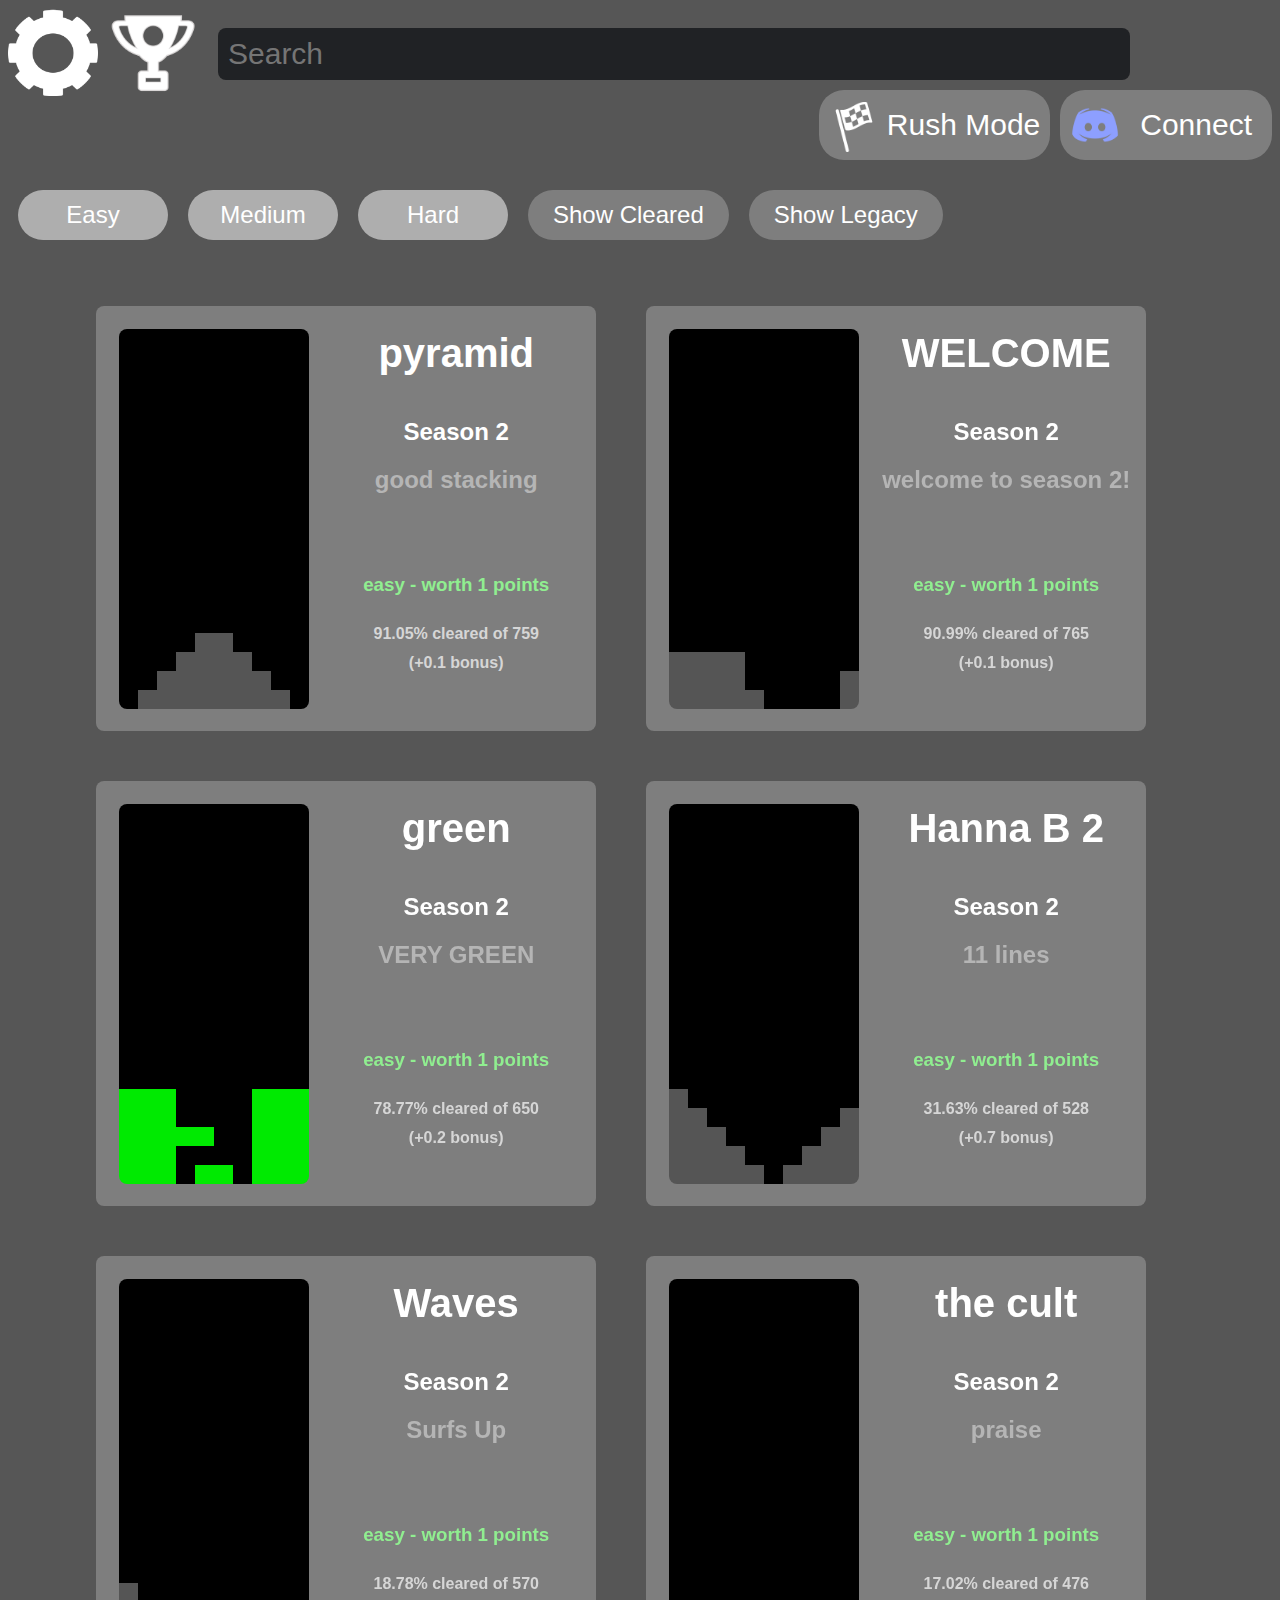
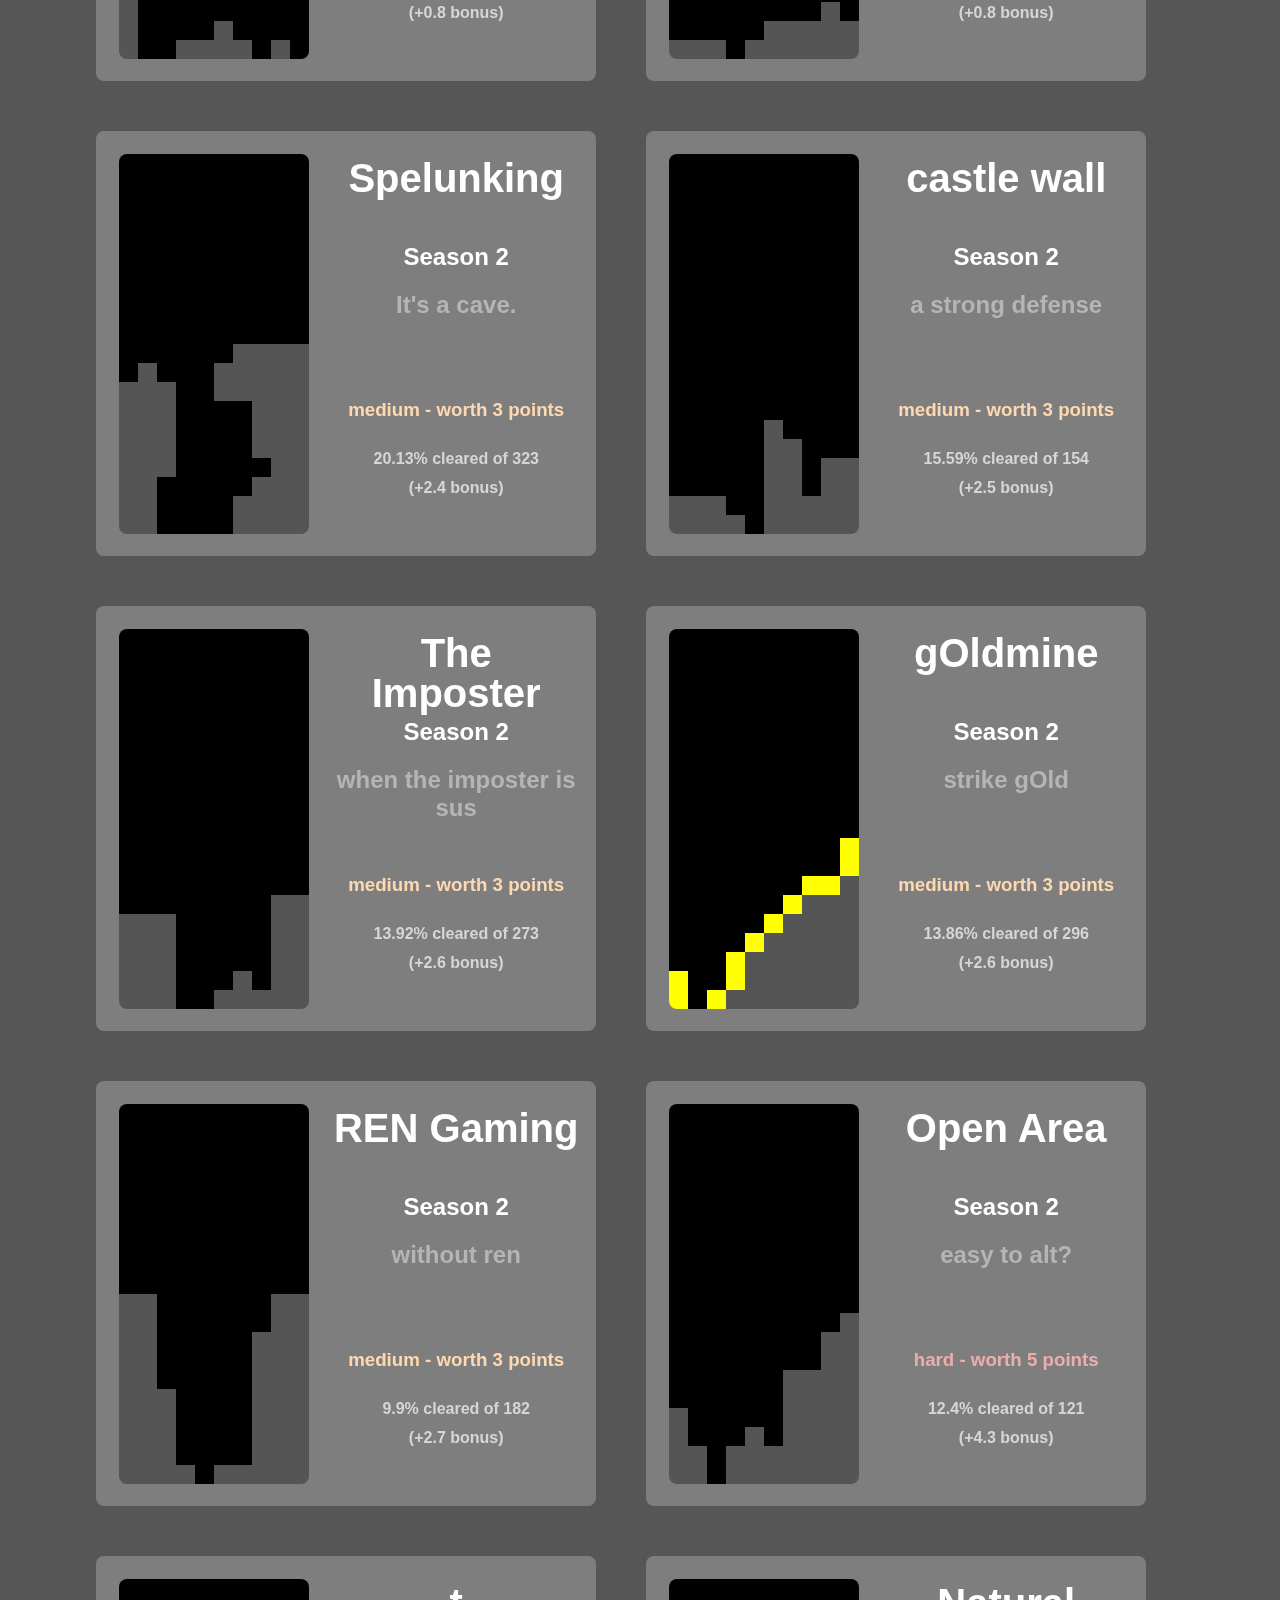
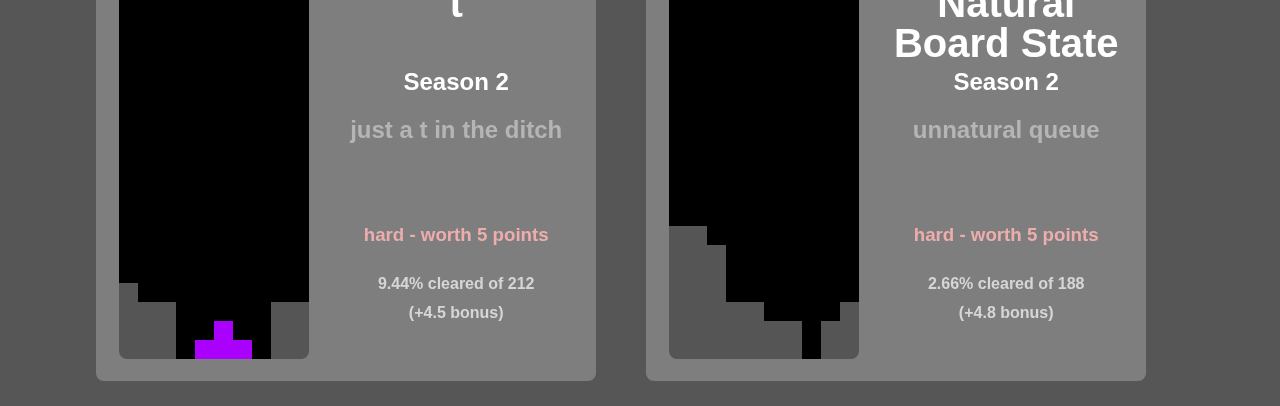
<file: index.html>
<!DOCTYPE html>
<html>
<head>
	<title>Tetris Puzzles</title>
  <link rel="stylesheet" href="styling.css">
  <link rel="icon" href="./2w.png">
</head>
<body>
  <script src="https://code.jquery.com/jquery-3.1.1.min.js"></script>
  <div id="header">
    <a href="settings" class="headers">
      <img src="settings.png" alt="Settings" height="90" width="90">
    </a>
    <a href="leaderboard" class="headers">
      <img src="leaderboard.png" alt="Leaderboard" height="90" width="90">
    </a>
		<a href="/create" class="headers create" id="create">
      <img src="create.png" alt="Create" height="90" width="90">
    </a>
    <div class="headers" id="search-div">
      <input type="text" id="search" placeholder="Search" autocomplete="off">
    </div>
		<div id="discord-div">
      <a id="login" href="https://discord.com/api/oauth2/authorize?client_id=1164419003297566791&amp;redirect_uri=https%3A%2F%2Ftwowi.de%2F&amp;response_type=token&amp;scope=identify">
        <div id="discord">
          <img src="discord.png" height="50" width="50" alt="Leaderboard" id="icon" class="headers">
          <div id="info" class="headers">
            Connect
        	</div>
        </div>
      </a>
    </div>
    
	<a href="./rush">
		<div class="rushHeader">
		 <img
		  src="rush.png"
		  alt="Rush"
		  height="50"
		  style="vertical-align: middle"
		  width="50"
		 />
		 Rush Mode
		</div>
	   </a>
		<div class="headersContainer">
			<div class="headers filter-div">
	      <button type="button" name="easy" class="filter">Easy</button>
	    </div>
	    <div class="headers filter-div">
	      <button type="button" name="medium" class="filter">Medium</button>
	    </div>
	    <div class="headers filter-div">
	      <button type="button" name="hard" class="filter">Hard</button>
	    </div>
	    <div class="headers filter-div">
	      <button type="button" name="show_cleared" class="filter" style="background: #7E7E7E;">Show Cleared</button>
	    </div>
      <div class="headers filter-div">
	      <button type="button" name="show_legacy" class="filter" style="background: #7E7E7E;">Show Legacy</button>
	    </div>
		</div>
  </div>
  <br><br>
  <div class="levels">

  </div>

  <script src="index.js"></script>
  <script src="./home.js"></script>
</body>
</html>
</file>
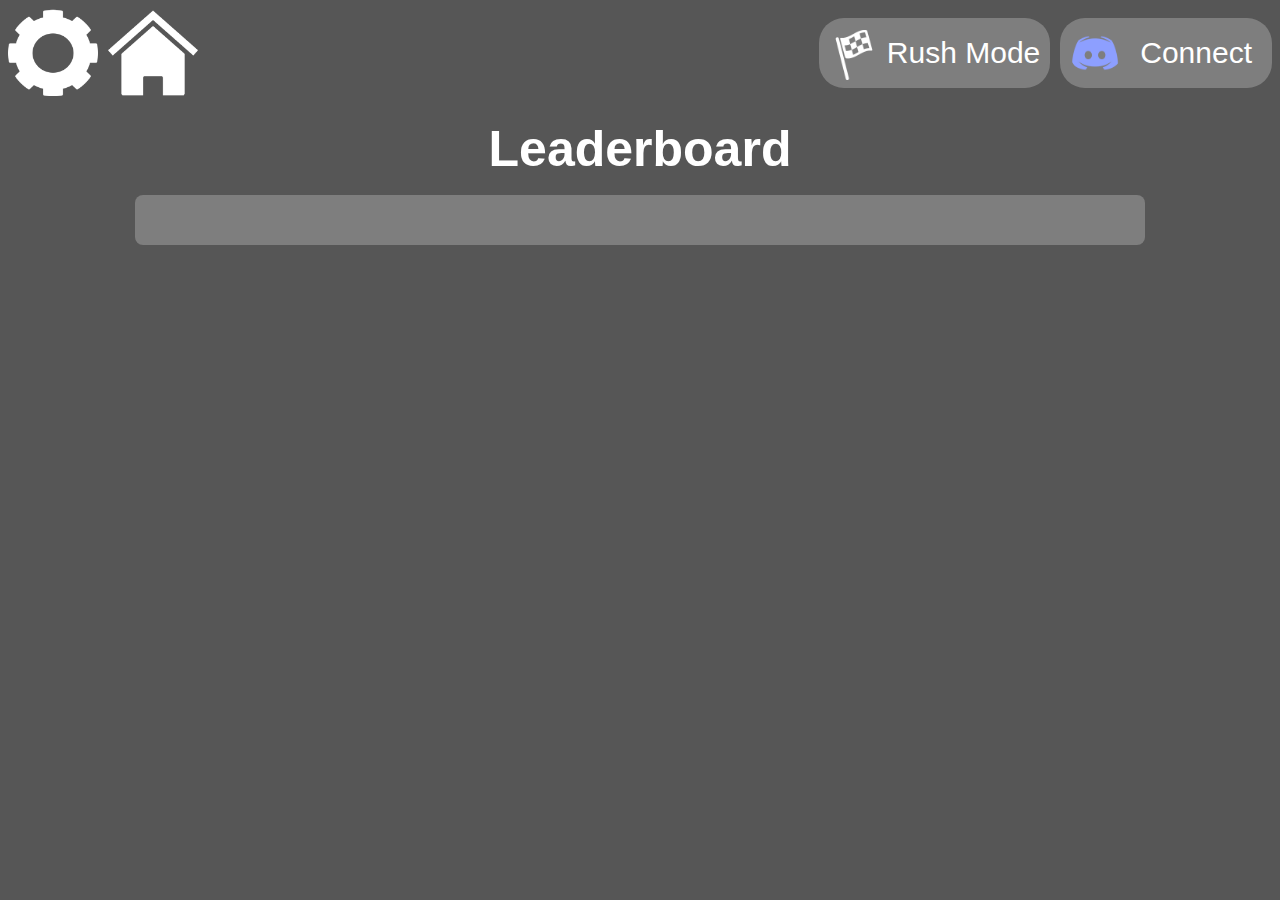
<file: leaderboard.html>
<!DOCTYPE html>
<html>
  <title>TwoWide Leaderboard</title>
  <link rel="stylesheet" href="./styling.css"/>
  <link rel="icon" href="./2w.png"/>
 </head>
 <body>
 
  <script src="https://code.jquery.com/jquery-3.1.1.min.js"></script>
  <div id="header">
   <a href="settings" class="headers">
    <img src="./settings.png" alt="Settings" height="90" width="90"/>
   </a>
   <a href="./" class="headers">
    <img src="./home.png" alt="Home" height="90" width="90"/>
   </a>
   <a href="./create" class="headers create" id="create">
    <img src="./create.png" alt="Create" height="90" width="90"/>
   </a>
   <div id="discord-div">
    <a id="login" href="https://discord.com/api/oauth2/authorize?client_id=1164419003297566791&amp;redirect_uri=https%3A%2F%2Ftwowi.de%2F&amp;response_type=token&amp;scope=identify">
     <div id="discord">
      <img src="./discord.png" height="50" width="50" alt="Leaderboard" id="icon" class="headers"/>
      <div id="info" class="headers">Connect</div>
     </div>
    </a>
   </div>
   <a href="./rush">
    <div class="rushHeader">
     <img src="./rush.png" alt="Rush" height="50" style="vertical-align: middle" width="50"/>
     Rush Mode
    </div>
   </a>
  </div>
  <br/><br/>
  <h1 class="leaderboard title">Leaderboard</h1>
  <br/><br/>
  <div class="leaderboard div">
   <ol class="leaderboard list" id="leaderboard"></ol>
  </div>
  <script src="./index.js"></script>
  <script src="./leaderboard.js"></script>
 </body>
</html>
</file>
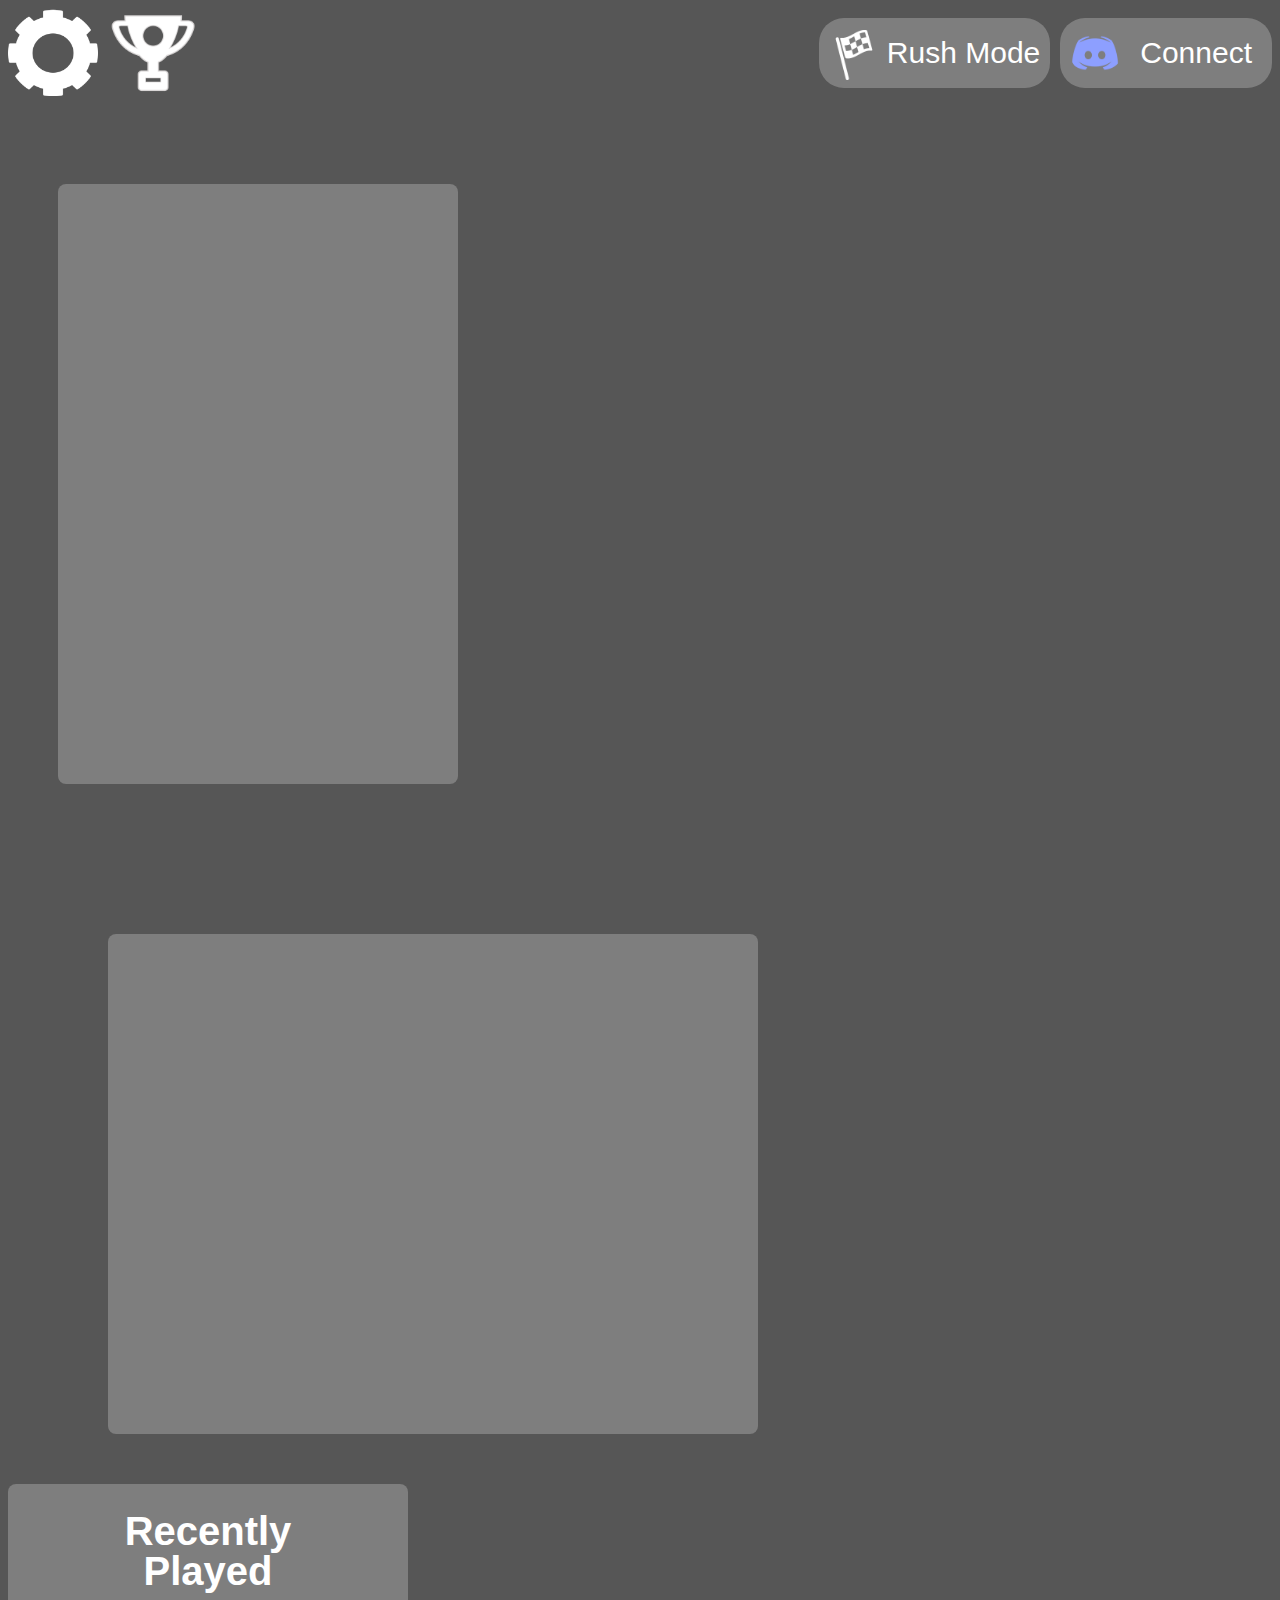
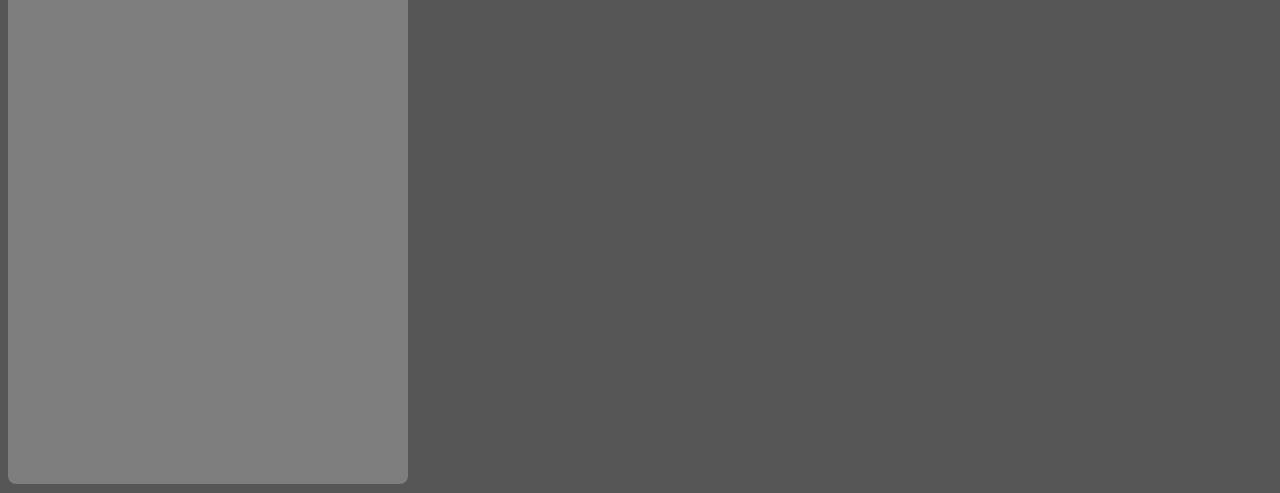
<file: profile.html>
<!DOCTYPE html>
<html>

<head>
    <title>T-Spin Puzzles</title>
    <link rel="stylesheet" href="styling.css">
    <link rel="icon" href="./2w.png">
</head>

<body>
    <script src="https://code.jquery.com/jquery-3.1.1.min.js"></script>
    <div id="header">
        <a href="settings" class="headers">
            <img src="settings.png" alt="Settings" height="90" width="90">
        </a>
        <a href="leaderboard" class="headers">
            <img src="leaderboard.png" alt="Leaderboard" height="90" width="90">
        </a>
        <a href="/create" class="headers create" id="create">
            <img src="create.png" alt="Create" height="90" width="90">
        </a>
        <div id="discord-div">
            <a id="login"
                href="https://discord.com/api/oauth2/authorize?client_id=1164419003297566791&amp;redirect_uri=https%3A%2F%2Ftwowi.de%2F&amp;response_type=token&amp;scope=identify">
                <div id="discord">
                    <img src="discord.png" height="50" width="50" alt="Leaderboard" id="icon" class="headers">
                    <div id="info" class="headers"> Connect </div>
                </div>
            </a>
        </div>

        <a href="./rush">
            <div class="rushHeader">
                <img src="rush.png" alt="Rush" height="50" style="vertical-align: middle" width="50" />
                Rush Mode
            </div>
        </a>

        <p></p>
        

        <div class="container" style="margin-top: 10%">
            
            <div class="profile card" id="profile card" style="display: flex; flex-direction: column; align-items: center;">
            </div>
            <div class="profile best" id="profile best" style="display: flex; flex-direction: column; align-items: center;">
<div id="bestotherstuff" style="display: flex; flex-direction: row; align-items: center;">
    <a id="linktobest">
                <canvas id="bestboard" width="190" height="380" class="preview board"></canvas></a>
                <div id="bestcontent"></div>
                </div>
            </div>
            <div class="profile history" id="profile history" style="display: flex; flex-direction: column; align-items: center;">
                <h1 class="preview title">Recently Played</h1>
                <a id="linktorecent">
                <canvas id="recentboard" width="190" height="380" class="preview board"></canvas></a>
            </div>
        </div>

        <script src="index.js"></script>
        <script src="profile.js"></script>
</body>

</html>
</file>
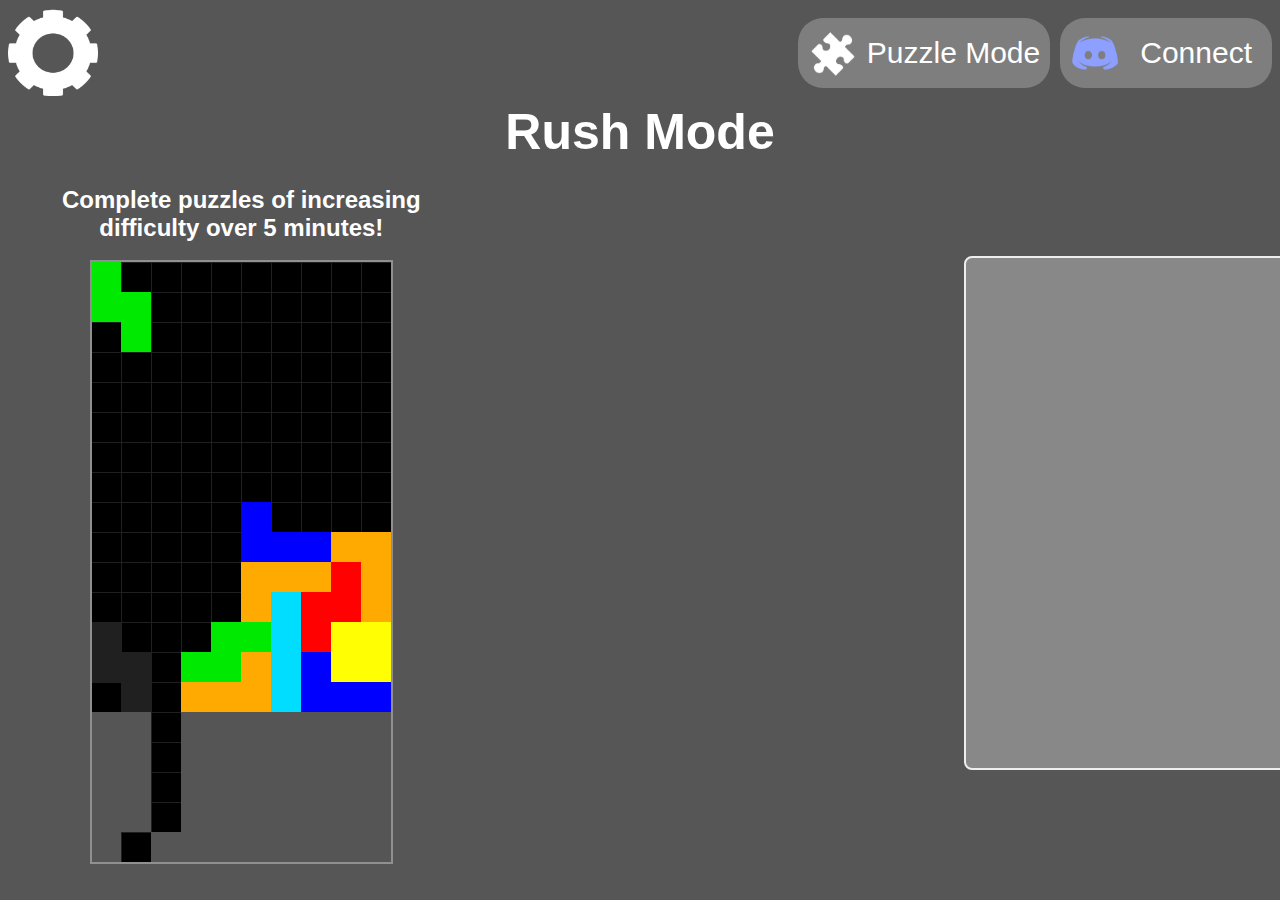
<file: rush.html>
<!DOCTYPE html>
<html>
	<head>
		<title>Rush Mode</title>
		<link rel="stylesheet" href="styling.css" />
		<link rel="icon" href="2w.png" />
	</head>

	<body>
		<script src="https://code.jquery.com/jquery-3.1.1.min.js"></script>
		<div id="header" style="text-align: center">
			<a href="settings" class="headers">
				<img src="settings.png" alt="Settings" height="90" width="90" />
			</a>
			<a href="/create" class="headers create" id="create">
				<img src="create.png" alt="Create" height="90" width="90" />
			</a>
			<div id="discord-div">
				<a
					id="login"
					href="https://discord.com/api/oauth2/authorize?client_id=1164419003297566791&amp;redirect_uri=https%3A%2F%2Ftwowi.de%2F&amp;response_type=token&amp;scope=identify"
				>
					<div id="discord">
						<img src="discord.png" height="50" width="50" alt="Leaderboard" id="icon" class="headers" />
						<div id="info" class="headers">Connect</div>
					</div>
				</a>
			</div>
			<a href="./">
				<div class="rushHeader">
					<img src="puzzle.png" alt="Puzzle" height="50" style="vertical-align: middle" width="50" />
					Puzzle Mode
				</div>
			</a>
		</div>
		<h1 class="rushTitle">Rush Mode</h1>
		<div class="rushContainer">
			<div class="flex-grid">
				<div class="col">
					<div class="beforeStart" style="text-align: center">
						<h2 style="width: 400px; margin: auto">
							Complete puzzles of increasing difficulty over 5 minutes!
						</h2>
						<br />
						<img src="  rush_example.png" alt="Example" />
					</div>
					<div class="afterStart">
						<div class="completeContainer">
							<h2 id="timer">5:00</h2>
							<div class="completedTracker"></div>
							<h2><span id="completedCounter">0</span> <span id="grammar">puzzles</span> completed.</h2>
						</div>
					</div>
				</div>
				<div class="col">
					<div class="beforeStart">
						<button type="button" name="button" class="rushStart" id="startBtn">Start</button>
					</div>
					<div class="afterStart">
						<canvas id="tetris" class="rushBoard" width="504" height="604"></canvas>
						<h2>Press <span id="restart"></span> to restart, <span id="skip"></span> to skip,</h2>
						<h2>and <span id="reset"></span> to reset board.</h2>
					</div>
					<br /><br /><br /><br />
					<h3 id="error_login" class="error">Please login to discord to access Puzzle Rush</h3>
					<h3 id="error_perm" class="error">
						To play rush, become a supporter to play @
						<a class="error_link" href="https://www.patreon.com/garbocan_"
							>https://www.patreon.com/garbocan_</a
						>
						and join our discord at <a class="error_link" href="http://fourwi.de">http://fourwi.de</a>.
					</h3>
				</div>
				<div class="col">
					<div class="beforeStart">
						<div id="miniLeaderboardDiv">
							<ol id="miniLeaderboard"></ol>
						</div>
						<h3 id="error_sup" class="error">
							Become a patreon supporter to show on the leaderboard @
							<a class="error_link" href="https://www.patreon.com/garbocan_"
								>https://www.patreon.com/garbocan_</a
							>.
						</h3>
					</div>
					<div class="afterStart">
						<div class="goalsContainer">
							<h1>Goals</h1>
							<div class="rush goals" id="checklist"></div>
						</div>
					</div>
				</div>
			</div>
		</div>
		<div id="gameOverDiv">
			<div id="gameOverContent">
				<h2 class="gameOverText">Game Over</h2>
				<img id="endingBoard" alt="Ending Board" width="252" height="302" />
				<button type="button" name="button" class="endOptions" id="playAgain">Play Again</button>
				<!-- <button type="button" name="button" class="endOptions">Leaderboard</button> -->
				<!-- AddToAny BEGIN -->
				<div
					class="a2a_kit a2a_kit_size_32 a2a_default_style"
					data-a2a-title="I was able to complete x puzzles in twowi.de's new Rush mode!"
					id="shareButtons"
				>
					<a class="a2a_button_facebook"></a>
					<a class="a2a_button_twitter"></a>
					<a class="a2a_button_email"></a>
					<a class="a2a_button_reddit"></a>
					<a class="a2a_dd" href="https://www.addtoany.com/share"></a>
				</div>
				<script async src="https://static.addtoany.com/menu/page.js"></script>
				<!-- AddToAny END -->
			</div>
		</div>
		<script src="index.js"></script>
		<script src="rushTetris.js"></script>
	</body>
</html>
</file>
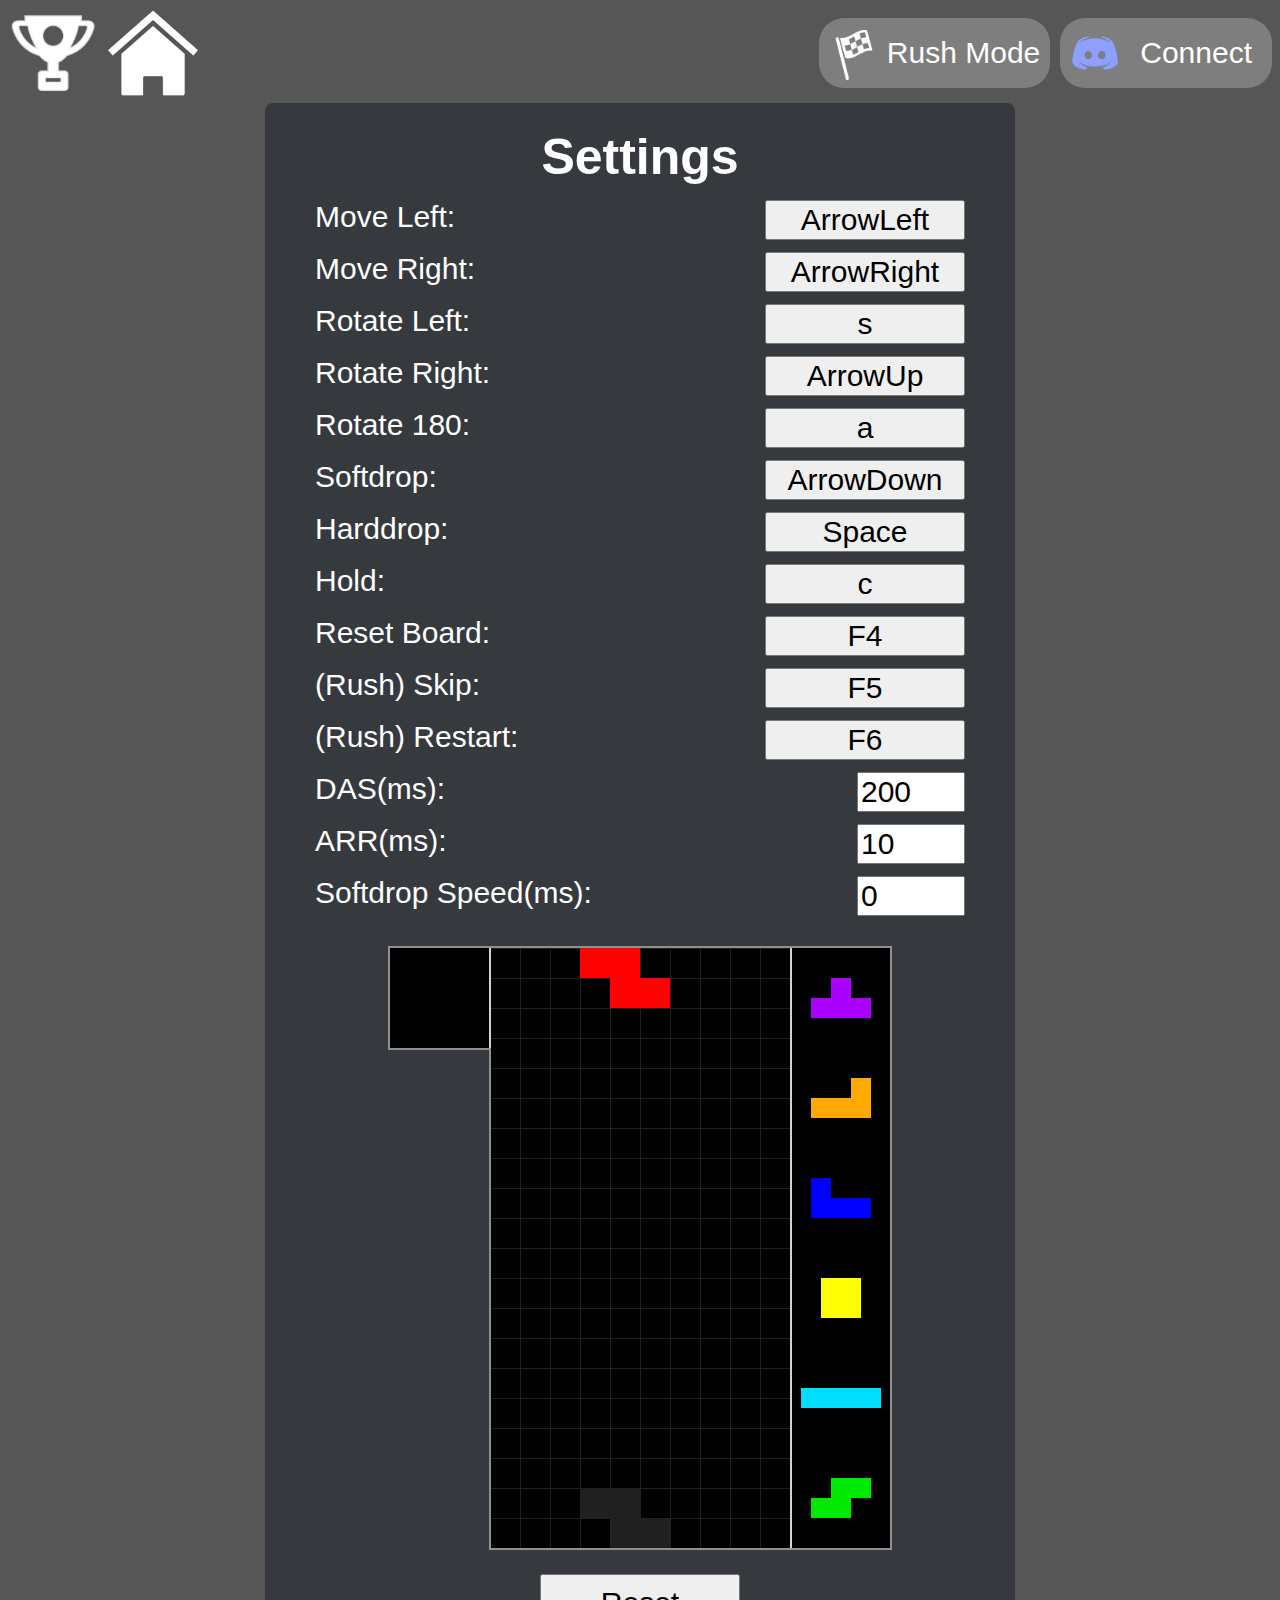
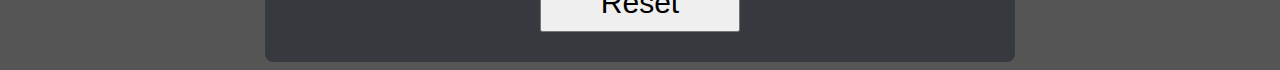
<file: settings.html>
<!DOCTYPE html>
<html>

<title>Settings</title>
<link rel="stylesheet" href="./styling.css">
<link rel="icon" href="./2w.png">
</head>



<script src="https://code.jquery.com/jquery-3.1.1.min.js"></script>
<div id="header">
    <a href="leaderboard" class="headers">
        <img src="./leaderboard.png" alt="Leaderboard" height="90" width="90">
    </a>
    <a href="./" class="headers">
        <img src="./home.png" alt="Home" height="90" width="90">
    </a>
    <a href="./create" class="headers create" id="create">
        <img src="./create.png" alt="Create" height="90" width="90">
    </a>
    <div id="discord-div">
        <a id="login"
            href="https://discord.com/api/oauth2/authorize?client_id=1164419003297566791&amp;redirect_uri=https%3A%2F%2Ftwowi.de%2F&amp;response_type=token&amp;scope=identify">
            <div id="discord">
                <img src="./discord.png" height="50" width="50" alt="Leaderboard" id="icon" class="headers">
                <div id="info" class="headers">
                    Connect
                </div>
            </div>
        </a>
    </div>

    <a href="./rush">
        <div class="rushHeader">
            <img src="./rush.png" alt="Rush" height="50" style="vertical-align: middle" width="50" />
            Rush Mode
        </div>
    </a>
</div>
<div class="settings">
    <h1 class="title">
        Settings
    </h1>
    <label for="move_left">Move Left:</label>
    <button type="button" name="move_left" class="controls"></button>
    <br><br>
    <label for="move_right">Move Right:</label>
    <button type="button" name="move_right" class="controls"></button>
    <br><br>
    <label for="rotate_left">Rotate Left:</label>
    <button type="button" name="rotate_left" class="controls"></button>
    <br><br>
    <label for="rotate_right">Rotate Right:</label>
    <button type="button" name="rotate_right" class="controls"></button>
    <br><br>
    <label for="rotate_180">Rotate 180:</label>
    <button type="button" name="rotate_180" class="controls"></button>
    <br><br>
    <label for="softdrop">Softdrop:</label>
    <button type="button" name="softdrop" class="controls"></button>
    <br><br>
    <label for="harddrop">Harddrop:</label>
    <button type="button" name="harddrop" class="controls"></button>
    <br><br>
    <label for="hold">Hold:</label>
    <button type="button" name="hold" class="controls"></button>
    <br><br>
    <label for="restart">Reset Board:</label>
    <button type="button" name="restart" class="controls"></button>
    <br><br>
    <label for="skip">(Rush) Skip:</label>
    <button type="button" name="skip" class="controls">F5</button>
    <br><br>
    <label for="reset">(Rush) Restart:</label>
    <button type="button" name="reset" class="controls">F6</button>
    <br><br>
    <label for="DAS">DAS(ms):</label>
    <input id="DAS" name="DAS" type="number" value="10" style="width: 100px;font-size: 30px;float:right;">
    <br><br>
    <label for="ARR">ARR(ms):</label>
    <input id="ARR" name="ARR" type="number" value="10" style="width: 100px;font-size: 30px;float:right;">
    <br><br>
    <label for="grav_ARR">Softdrop Speed(ms):</label>
    <input id="grav_ARR" name="grav_ARR" type="number" value="10" style="width: 100px;font-size: 30px;float:right;">
    <br><br><br>
    <div class="test-board">
        <canvas id="tetris" class="contrls" width="504" height="604"></canvas>
    </div>
    <button type="button" name="resetControls" class="options"
        style="padding:10px;margin:20px;float:left; margin-left: 225px;">Reset</button>
</div>
<script src="./index.js"></script>
<script src="./controls.js"></script>
<script src="./tetris.js" difficulty="test" setup="controls" id="gameCode"></script>
</body>

</html>
</file>
<file: styling.css>
body {
	background-color: #565656;
	/* font-family: "Bahnschrift", Times, serif; */
	font-family: Futura, Trebuchet MS, Arial, sans-serif;
	color: white;
}
.headers {
	float: left;
	margin-right: 10px;
}
.headers.create {
	display: none;
}
.headersContainer {
	display: inline-block;
}
#discord {
	border-radius: 25px;
	background: #7e7e7e;
	font-size: 30px;
	color: white;
	padding: 10px;
	height: 50px;
	float: right;
	line-height: 50px;
}
#discord-div {
	padding-top: 10px;
	float: right;
}

.rushHeader {
	margin: 10px;
	float: right;

	border-radius: 25px;
	background: #7e7e7e;
	font-size: 30px;
	color: white;
	padding: 10px;
	height: 50px;
	float: right;
	line-height: 50px;
}
#icon {
	padding-right: 10px;
	border-radius: 50%;
}
#search {
	width: 900px;
	background-color: #202225;
	font-size: 30px;
	color: white;
	border: none;
	border-bottom-left-radius: 8px;
	border-bottom-right-radius: 8px;
	border-top-left-radius: 8px;
	border-top-right-radius: 8px;
	height: 50px;
	padding-left: 10px;
}
#search-div {
	padding-top: 20px;
	padding-left: 10px;
}
.filter-div {
	padding-top: 20px;
	padding-left: 10px;
}
.filter {
	padding-left: 25px;
	padding-right: 25px;
	border-radius: 25px;
	height: 50px;
	border: none;
	background: #aeaeae;
	color: white;
	font-size: 24px;
	min-width: 150px;
}
.title {
	text-align: center;
	color: white;
	font-size: 50px;
	line-height: 20px;
}
.settings {
	margin: auto;
	box-sizing: border-box;
	padding-left: 50px;
	padding-right: 50px;
	padding-top: 10px;
	padding-bottom: 10px;
	width: 750px;
	min-height: 110vh;
	position: relative;
	background-color: #36393e;
	border-bottom-left-radius: 8px;
	border-bottom-right-radius: 8px;
	border-top-left-radius: 8px;
	border-top-right-radius: 8px;
	display: block;
	overflow: auto;
}
#header {
	padding-bottom: 1px;
	overflow: hidden;
}
label {
	color: white;
	font-size: 30px;
}
.controls {
	min-width: 200px;
	font-size: 30px;
	float: right;
}
.game {
	float: left;
}
.game.title {
	margin-left: 50px;
	width: 600px;
	text-align: left;
	line-height: 40px;
}
.game.board {
	margin-left: 400px;
}
.game.info {
	width: 1600px;
}
.game.goals {
	margin-left: 75px;
	color: #cacaca;
	width: 600px;
	height: 400px;
}
.test-board {
	width: 100%;
	text-align: center;
}
.options {
	min-width: 200px;
	font-size: 30px;
	float: right;
}
.levels {
	margin: auto;
	width: 90%;
}
.levels a {
	display: block;
}
.level {
	display: none;
	margin: 25px;
	float: left;
	width: 500px;
	height: 425px;
	background-color: #7e7e7e;
	border-bottom-left-radius: 8px;
	border-bottom-right-radius: 8px;
	border-top-left-radius: 8px;
	border-top-right-radius: 8px;
}
.preview {
	float: left;
}
.preview.board {
	margin: 22.5px;
	border-bottom-left-radius: 8px;
	border-bottom-right-radius: 8px;
	border-top-left-radius: 8px;
	border-top-right-radius: 8px;
}
.preview.title {
	width: 250px;
	height: 60px;
	margin-bottom: 10px;
	font-size: 40px;
	line-height: 1;
}
.preview.season {
	width: 250px;
	text-align: center;
	color: white;
	margin: 0px;
	margin-top: 15px;
}
.preview.description {
	width: 250px;
	color: #b5b5b5;
	text-align: center;
	height: 70px;
}
.preview.difficulty {
	width: 250px;
	text-align: center;
}
.preview.difficulty.easy {
	color: #90ee90;
}
.preview.difficulty.medium {
	color: #fed8b1;
}
.preview.difficulty.hard {
	color: #edadad;
}
.preview.winrate {
	width: 250px;
	color: #d6d6d6;
	margin-top: 10px;
	text-align: center;
}
.preview.bonus {
	width: 250px;
	color: #d6d6d6;
	margin-top: -10px;
	margin-bottom: 25px;
	text-align: center;
}
.preview.completed {
	text-align: center;
	width: 250px;
	color: #90ee90;
	margin-top: -10px;
}
.leaderboard.icon {
	float: left;
	margin-right: 10px;
	border-radius: 50%;
}
.leaderboard.title {
	margin: auto;
	text-align: center;
}
.leaderboard.div {
	width: 1000px;
	background-color: #7e7e7e;
	border-bottom-left-radius: 8px;
	border-bottom-right-radius: 8px;
	border-top-left-radius: 8px;
	border-top-right-radius: 8px;
	margin: auto;
	padding: 5px;
}
.leaderboard.list {
	font-size: 40px;
	margin-left: 50px;
	margin-right: 20px;
}
.leaderboard.item {
	height: 70px;
	line-height: 50px;
	color: white;
	font-size: 40px;
}
.column {
	float: left;
}
.column.name {
	width: 80%;
}
.column.points {
	text-align: right;
	width: 13%;
}
.leaderboardPoints {
	margin-right: 5px;
}
.column.diff {
	width: 7%;
	text-align: right;
	font-size: 25px;
	color: #90ee90;
}
a {
	text-decoration: none;
}
.profile.card {
	overflow: hidden;
	margin: 50px;
	height: 600px;
	width: 400px;
	float: left;
	text-align: center;
	border-bottom-left-radius: 8px;
	border-bottom-right-radius: 8px;
	border-top-left-radius: 8px;
	border-top-right-radius: 8px;
	background-color: #7e7e7e;
}
.profile.best {
	color: white;
	float: left;
	text-align: center;
	margin-top: 100px;
	margin-left: 100px;
	margin-right: 150px;
	border-bottom-left-radius: 8px;
	border-bottom-right-radius: 8px;
	border-top-left-radius: 8px;
	border-top-right-radius: 8px;
	background-color: #7e7e7e;
	width: 650px;
	height: 500px;
}
.profile.history {
	overflow-x: hidden;
	overflow-y: scroll;
	overflow-y: auto;
	color: white;
	float: left;
	text-align: center;
	margin-top: 50px;
	width: 400px;
	height: 600px;
	border-bottom-left-radius: 8px;
	border-bottom-right-radius: 8px;
	border-top-left-radius: 8px;
	border-top-right-radius: 8px;
	background-color: #7e7e7e;
}
.history.title {
	float: left;
	font-size: 20px;
	line-height: 15px;
	margin-right: 5px;
}
.history.winrate {
	float: left;
	line-height: 20px;
	font-size: 15px;
	color: #cfcfcf;
}
.history.score {
	float: right;
	line-height: 20px;
	margin-right: 10px;
}
.historyLink {
	color: white;
}
.astext {
	background: none;
	border: none;
	margin: 0;
	padding: 0;
	cursor: pointer;
	color: white;
	font-size: 20px;
}
.sortHistory {
	font-size: 20px;
	font-weight: bold;
}
.profile.recent {
	color: white;
	float: left;
	text-align: center;
	margin-top: 50px;
	margin-left: 125px;
	width: 600px;
	border-bottom-left-radius: 8px;
	border-bottom-right-radius: 8px;
	border-top-left-radius: 8px;
	border-top-right-radius: 8px;
	background-color: #7e7e7e;
}
.innerprofile {
	margin: 30px;
}
.innerprofile.pfp {
	border-radius: 50%;
}
#easy {
	color: #90ee90;
}
#medium {
	color: #fed8b1;
}
#hard {
	color: #edadad;
}
#best {
	border-bottom-left-radius: 8px;
	border-bottom-right-radius: 8px;
	border-top-left-radius: 8px;
	border-top-right-radius: 8px;
	float: left;
	margin: 25px;
	margin-right: -10px;
	margin-left: 70px;
}
#bestName {
	float: left;
	margin-top: 30px;
	height: 50px;
	width: 296px;
	margin-left: 50px;
	margin-right: 50px;
}
#bestDescription {
	color: #b5b5b5;
	float: left;
	height: 125px;
	width: 296px;
	margin-left: 50px;
	margin-right: 50px;
}
#bestDifficulty {
	float: left;
	width: 296px;
	margin-left: 50px;
	margin-right: 50px;
}
#bestWinrate {
	color: #d6d6d6;
}
#recent {
	border-bottom-left-radius: 8px;
	border-bottom-right-radius: 8px;
	border-top-left-radius: 8px;
	border-top-right-radius: 8px;
	margin-top: 10px;
}
#recentName {
	width: 250px;
	margin: auto;
	margin-top: 20px;
	text-align: center;
}
.create.canvas {
	float: left;
	border: solid 2px white;
	margin-top: 50px;
}
.canvasContainer {
	float: left;
	width: 304px;
	margin-left: 300px;
	height: 800px;
}
.paletteContainer {
	margin: auto;
}
.palette {
	height: 38px;
	width: 38px;
	border: 2px solid grey;
}
.palette.Grey {
	background-color: #555555;
}
.palette.Z {
	background-color: #ff0100;
}
.palette.L {
	background-color: #feaa00;
}
.palette.O {
	background-color: #fffe02;
}
.palette.S {
	background-color: #00ea01;
}
.palette.I {
	background-color: #00ddff;
}
.palette.J {
	background-color: #0000ff;
}
.palette.T {
	background-color: #aa00fe;
}
.create.form {
	float: left;
	margin: 50px;
}
.create.submit {
	height: 50px;
	width: 100px;
	font-size: 20px;
}
.import {
	height: 50px;
	font-size: 20px;
}
.createInput {
	height: 30px;
	float: right;
	margin-left: 100px;
}
.createInput.checkbox {
	height: 30px;
	width: 30px;
}
.input_fields_wrap {
	float: right;
}
.goal {
	text-align: right;
}
.createVal {
	width: 50px;
	margin-right: 10px;
}
.remove_field {
	color: white;
}
.add_field_button {
	float: right;
	height: 25px;
	width: 100px;
	margin-top: 10px;
	margin-bottom: 10px;
}
.sandbox {
	-webkit-user-select: none;
	-moz-user-select: none;
	user-select: none;
}
.delete {
	color: red;
	font-size: 30px;
	border: solid red;
	background: orange;
	display: none;
	margin: auto;
}
.palette {
	float: left;
}
.rushTitle {
	margin: auto;
	text-align: center;
	font-size: 50px;
	margin-bottom: 25px;
}
.timer {
	width: 100%;
}
.flex-grid {
	display: flex;
}
.col {
	flex: 1;
	text-align: center;
	width: 32%;
}
.rushBoard {
	margin: auto;
}
.rush.goals {
	color: #cacaca;
}
.rushContainer {
	margin: auto;
	width: 1400px;
}
.completeContainer {
	border: 2px solid #eeeeee;
	background-color: #888888;
	margin-top: 7.5%;
	height: 75%;
	width: 80%;
	border-bottom-left-radius: 8px;
	border-bottom-right-radius: 8px;
	border-top-left-radius: 8px;
	border-top-right-radius: 8px;
}
.completedTracker {
	width: 80%;
	margin: auto;
	height: 70%;
	margin-top: 5%;
	overflow-y: hidden;
}
.tracked {
	float: left;
	text-align: center;
	width: 24px;
	margin: 3px;
	font-size: 12px;
	display: none;
	font-weight: bold;
}
.correct {
	color: #87c265;
}
.incorrect {
	color: #ed4c5c;
}
.trackedIcon {
	margin-left: 3px;
	margin-right: 3px;
	height: 18px;
	width: 18px;
}
.goalsContainer {
	width: 80%;
	margin-left: 20%;
}
.rushDiv {
	border: solid 2px grey;
	width: 500px;
	height: 800px;
	overflow-y: auto;
}
#max_lines {
	width: 100%;
	background-color: grey;
}
#lines_sent {
	width: 0%;
	height: 30px;
	background-color: lightgreen;
	transition: 1s;
}
.rushStart {
	font-weight: bold;
	margin-top: 120px;
	margin-bottom: 412px;
	background-color: #44c767;
	border-radius: 16px;
	border: 1px solid #18ab29;
	display: inline-block;
	cursor: pointer;
	color: #ffffff;
	font-family: Arial;
	font-size: 28px;
	padding: 31px 60px;
	text-decoration: none;
}
.rushStart:hover {
	background-color: #54d777;
}
.rushStart:active {
	position: relative;
	top: 1px;
}
#gameOverDiv {
	display: none; /* Hidden by default */
	position: fixed; /* Stay in place */
	z-index: 1; /* Sit on top */
	left: 0;
	top: 0;
	width: 100%; /* Full width */
	height: 100%; /* Full height */
	overflow: auto; /* Enable scroll if needed */
	background-color: rgb(0, 0, 0); /* Fallback color */
	background-color: rgba(0, 0, 0, 0.4); /* Black w/ opacity */
}
#gameOverContent {
	background-color: #555;
	margin: 5% auto; /* 15% from the top and centered */
	padding: 20px;
	border: 1px solid #888;
	width: 300px; /* Could be more or less, depending on screen size */
	height: 500px;
	text-align: center;
}
.gameOverText {
	text-align: center;
	font-size: 30px;
	margin: 10px;
}
#endingBoard {
	margin: 10px;
}
.endOptions {
	background-color: #088024;
	border: 1px solid #3b6e22;
	display: inline-block;
	cursor: pointer;
	color: #ffffff;
	font-family: Arial;
	font-size: 16px;
	font-weight: bold;
	padding: 7px 12px;
	text-decoration: none;
	margin: 10px;
}
.endOptions:hover {
	background-color: #68a54b;
}
.endOptions:active {
	position: relative;
	top: 1px;
}
#shareButtons {
	display: inline-block;
	margin: 10px;
}
.afterStart {
	display: none;
}
#miniLeaderboardDiv {
	border: 2px solid #eeeeee;
	background-color: #888888;
	float: right;
	margin-top: 15%;
	width: 90%;
	border-bottom-left-radius: 8px;
	border-bottom-right-radius: 8px;
	border-top-left-radius: 8px;
	border-top-right-radius: 8px;
	padding: 10px;
	padding-bottom: 0px;
	height: 500px;
	overflow-y: auto;
}
.miniLeaderboardItem {
	font-size: 20px;
	height: 35px;
	line-height: 25px;
	color: white;
}
.miniLeaderboardName {
	float: left;
	white-space: nowrap;
	overflow: hidden;
	max-width: 210px;
	text-align: left;
}
.miniLeaderboardPoints {
	float: right;
}
.error {
	display: none;
}
.error_link {
	color: #b0b0b0;
}
.error_link:hover {
	text-decoration: underline;
}
#startBtn {
	display: none;
}
/* Orz changes pog */
a,
button {
	cursor: pointer;
}
a:hover,
button:hover {
	filter: brightness(125%);
}
button:active {
	box-shadow: 0 5px #666;
	transform: translateY(4px);
  }
</file>
